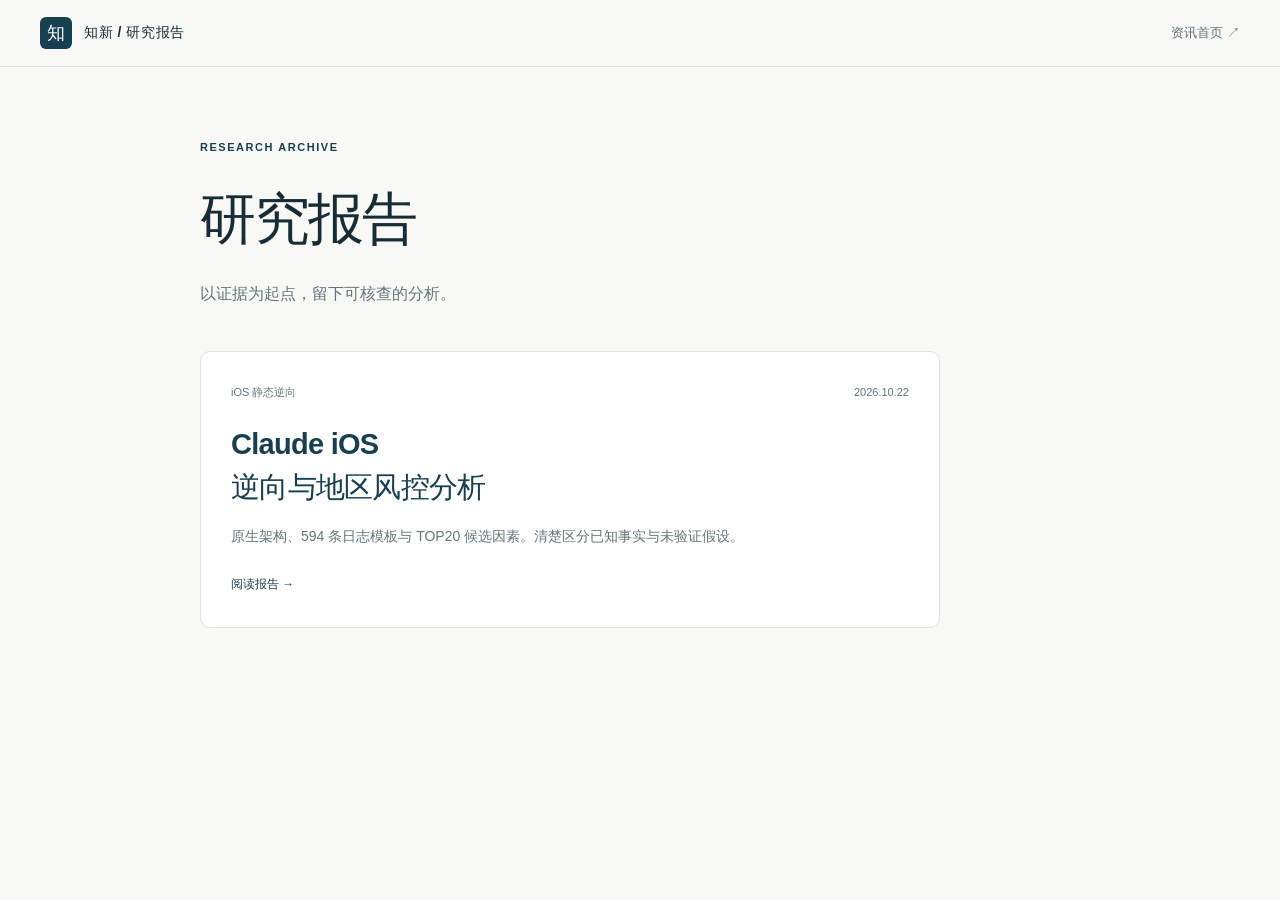
<file: public/reports/index.html>
<!doctype html><html lang="zh-CN"><head><meta charset="utf-8"><meta name="viewport" content="width=device-width,initial-scale=1"><title>研究报告 · 知新</title><meta name="description" content="知新研究报告索引：可核查的技术分析与证据。"><link rel="stylesheet" href="claude-ios-1.261019.20/styles.css"></head><body><header class="site-header"><div class="header-inner"><a class="brand" href="/reports/"><span class="brand-mark">知</span>知新 / 研究报告</a><nav><a href="/ai-daily/#/">资讯首页 ↗</a></nav></div></header><main class="index-page"><div class="eyebrow">RESEARCH ARCHIVE</div><h1>研究报告</h1><p class="hero-description">以证据为起点，留下可核查的分析。</p><a class="report-card" href="claude-ios-1.261019.20/"><div class="card-meta">iOS 静态逆向 <span>2026.10.22</span></div><h2>Claude iOS<br>逆向与地区风控分析</h2><p>原生架构、594 条日志模板与 TOP20 候选因素。清楚区分已知事实与未验证假设。</p><span class="card-link">阅读报告 →</span></a></main></body></html>
</file>
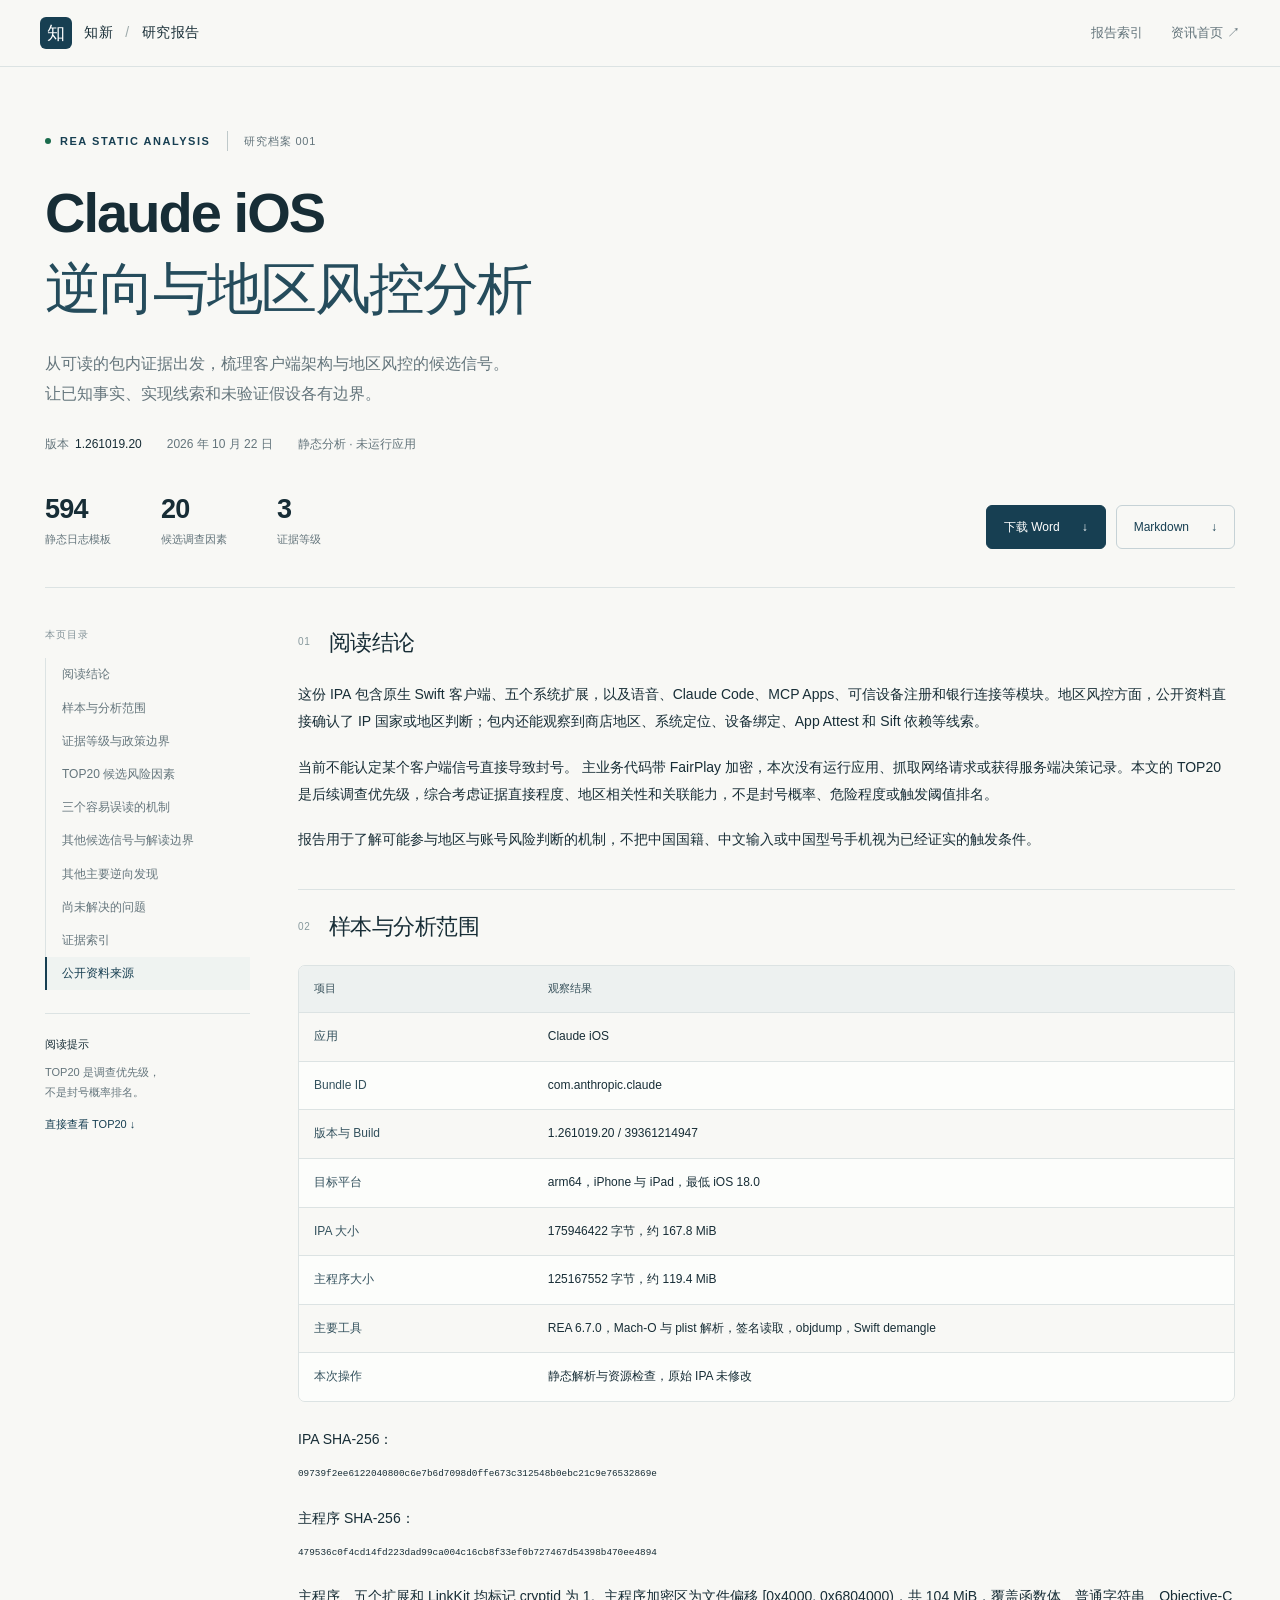
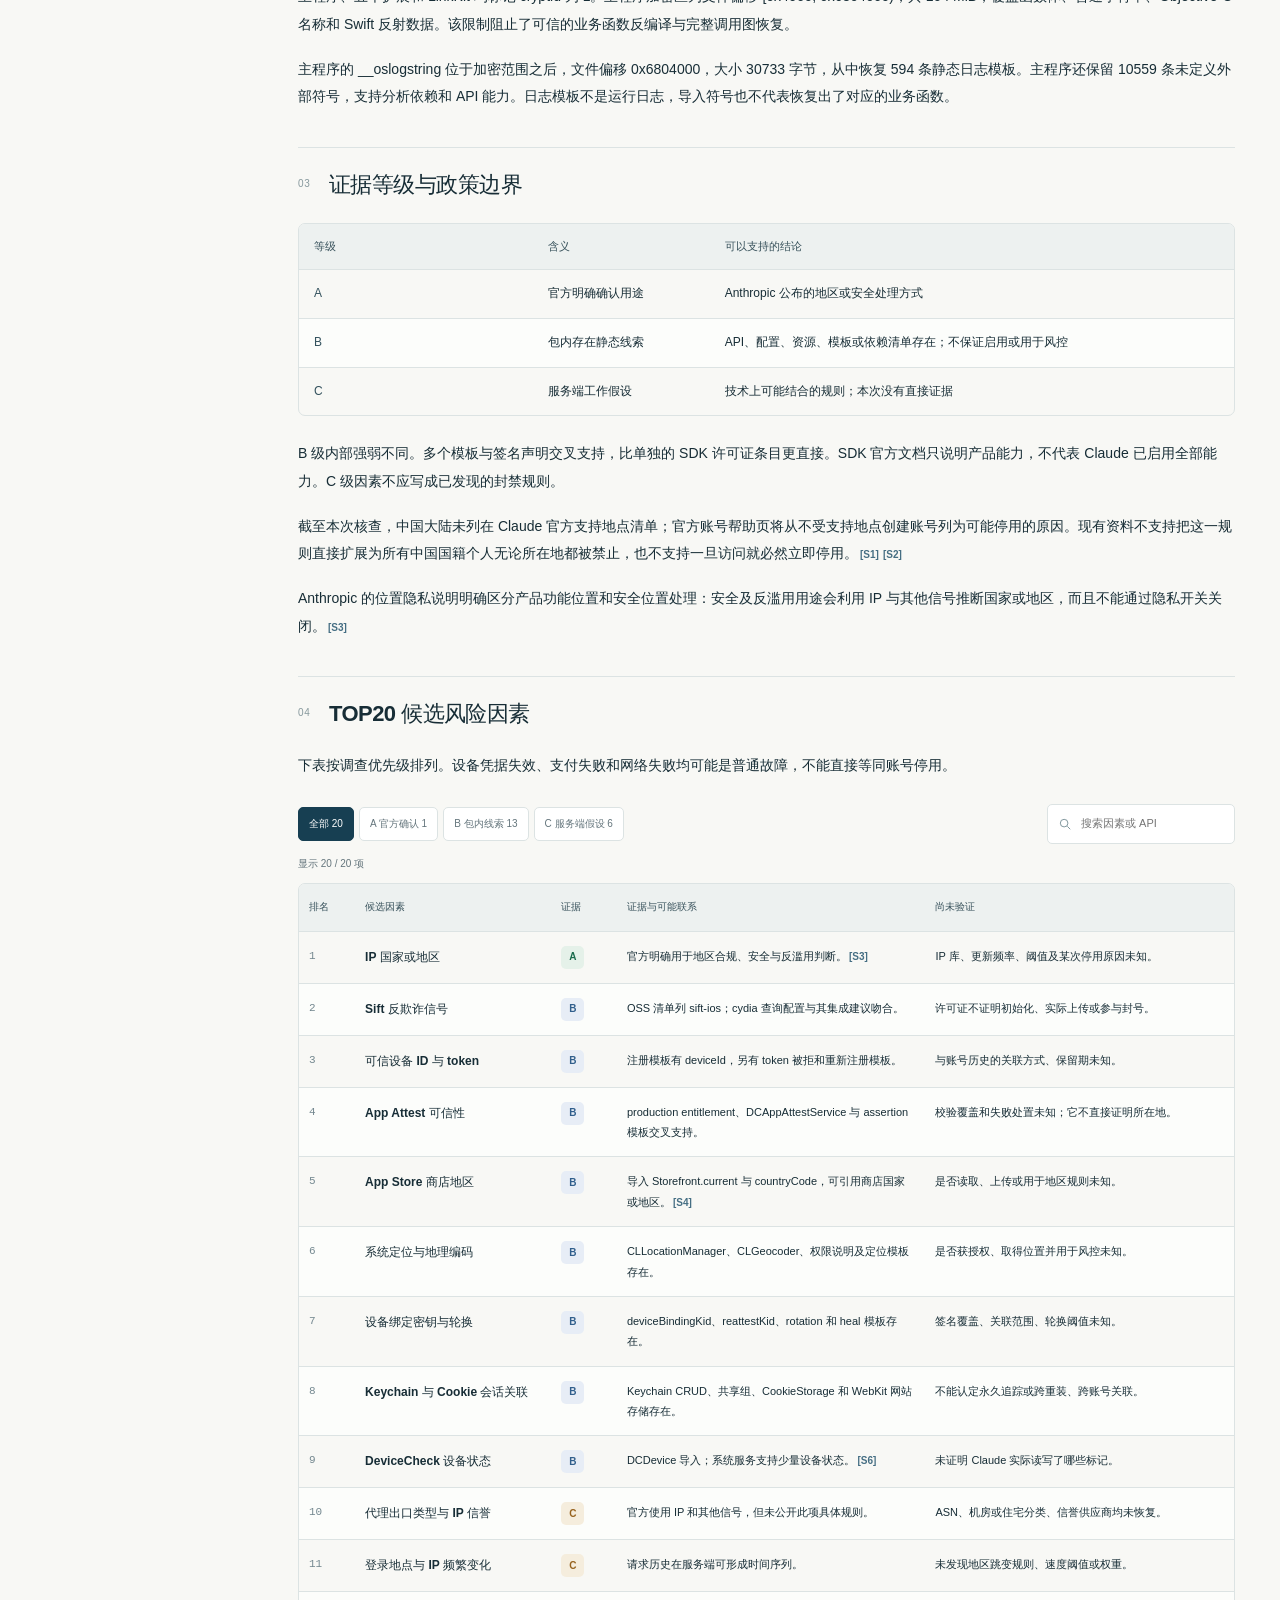
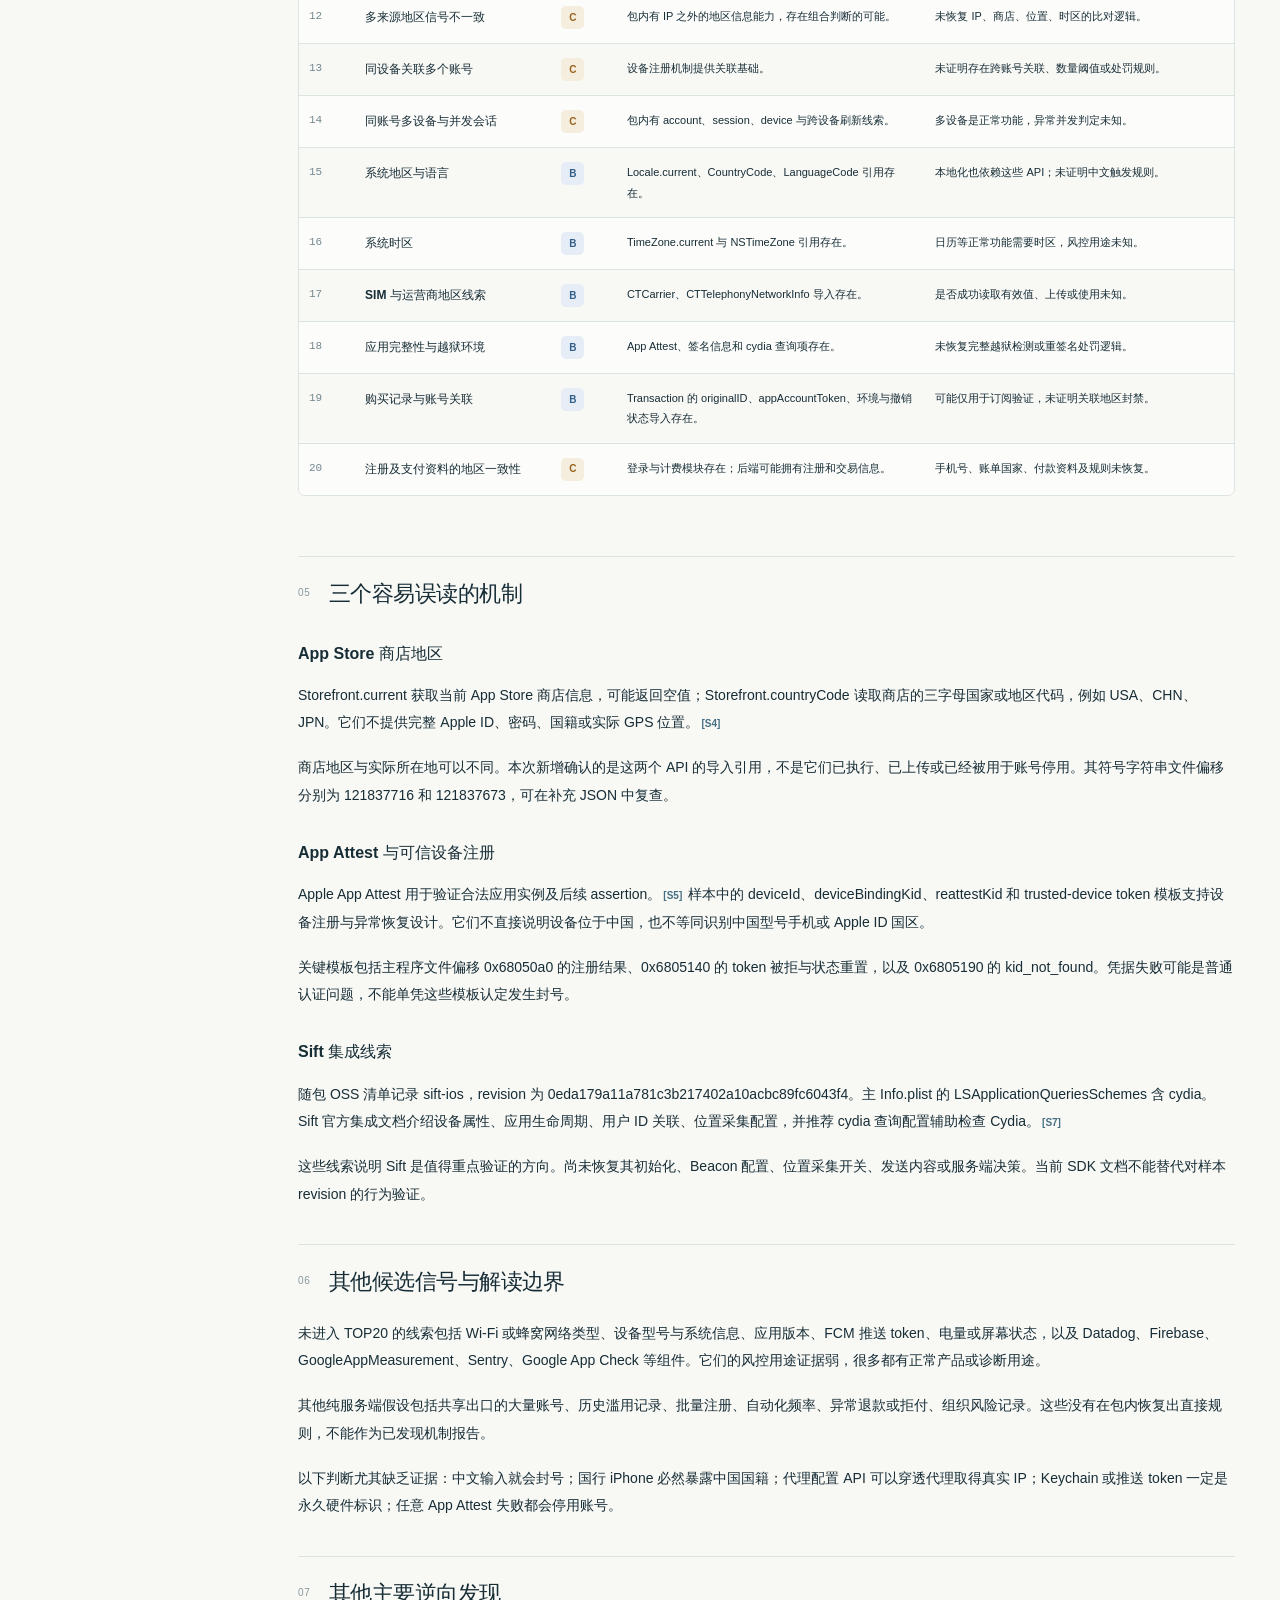
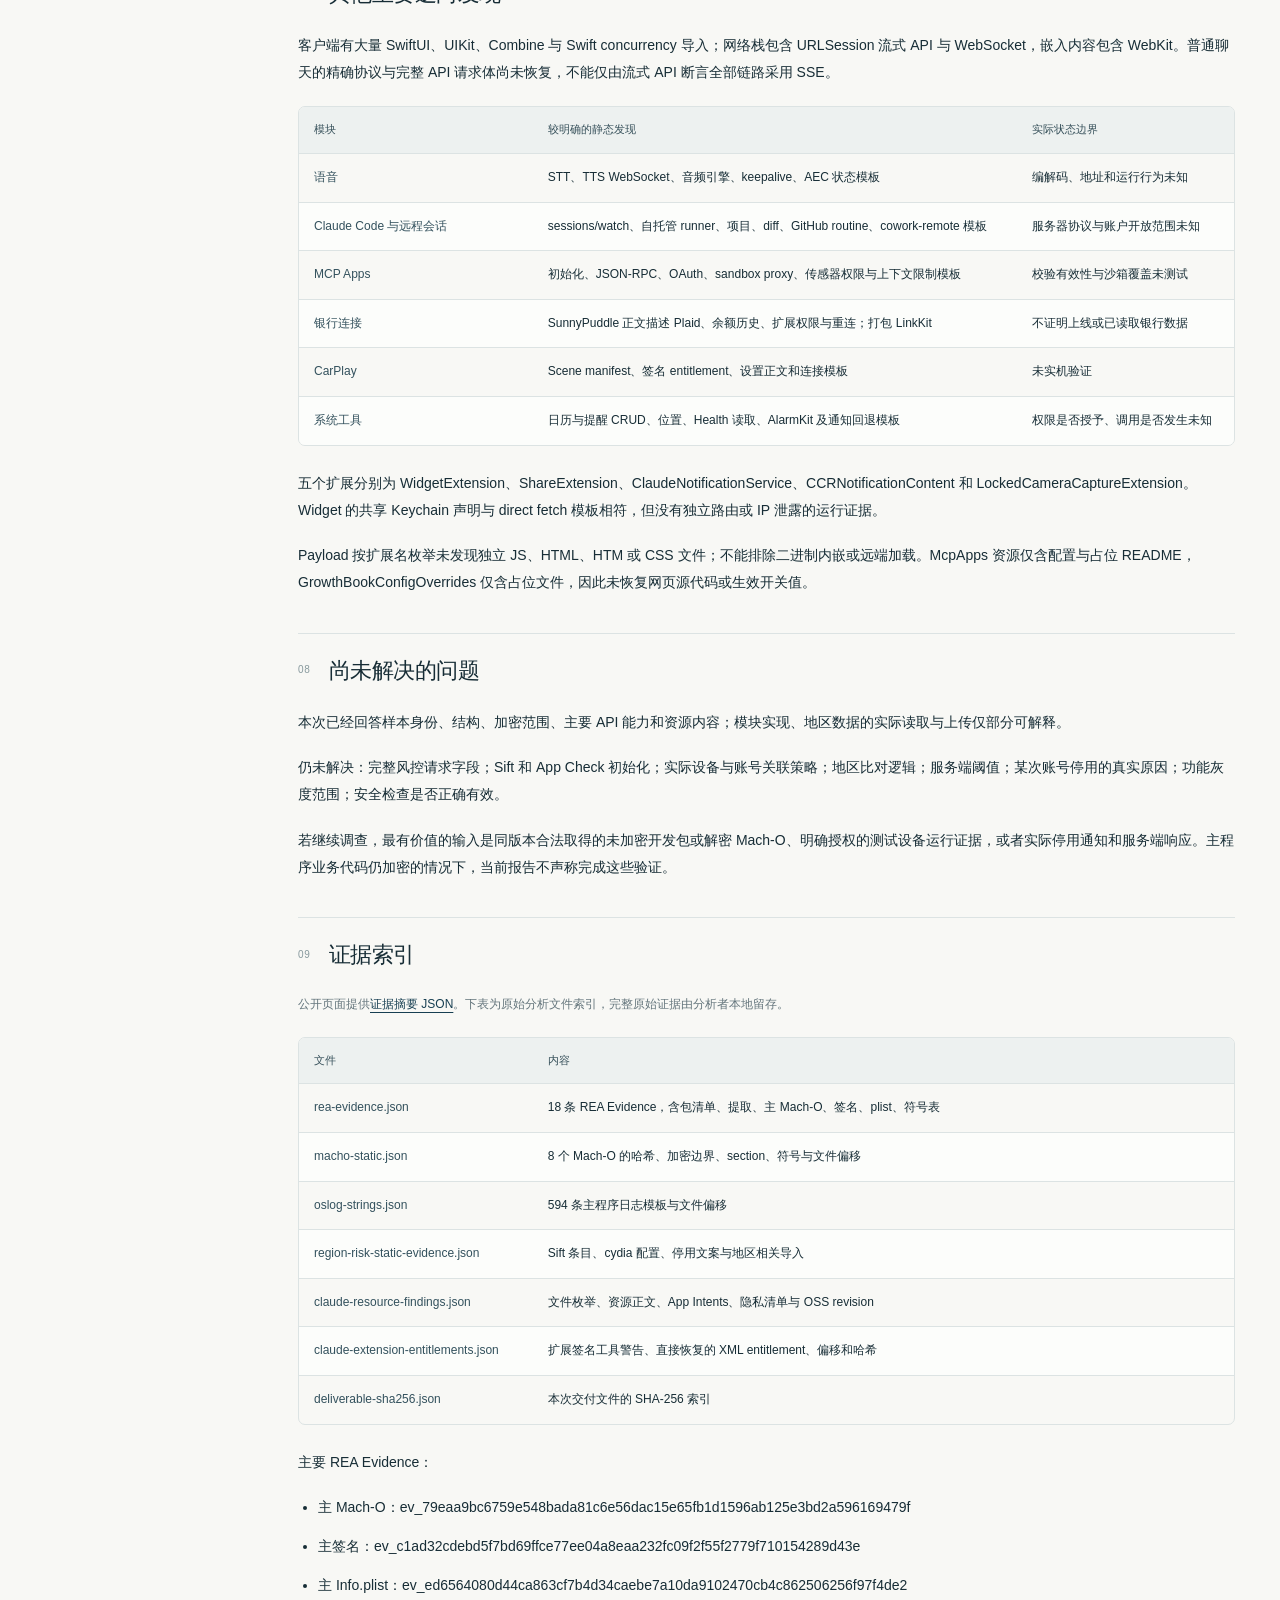
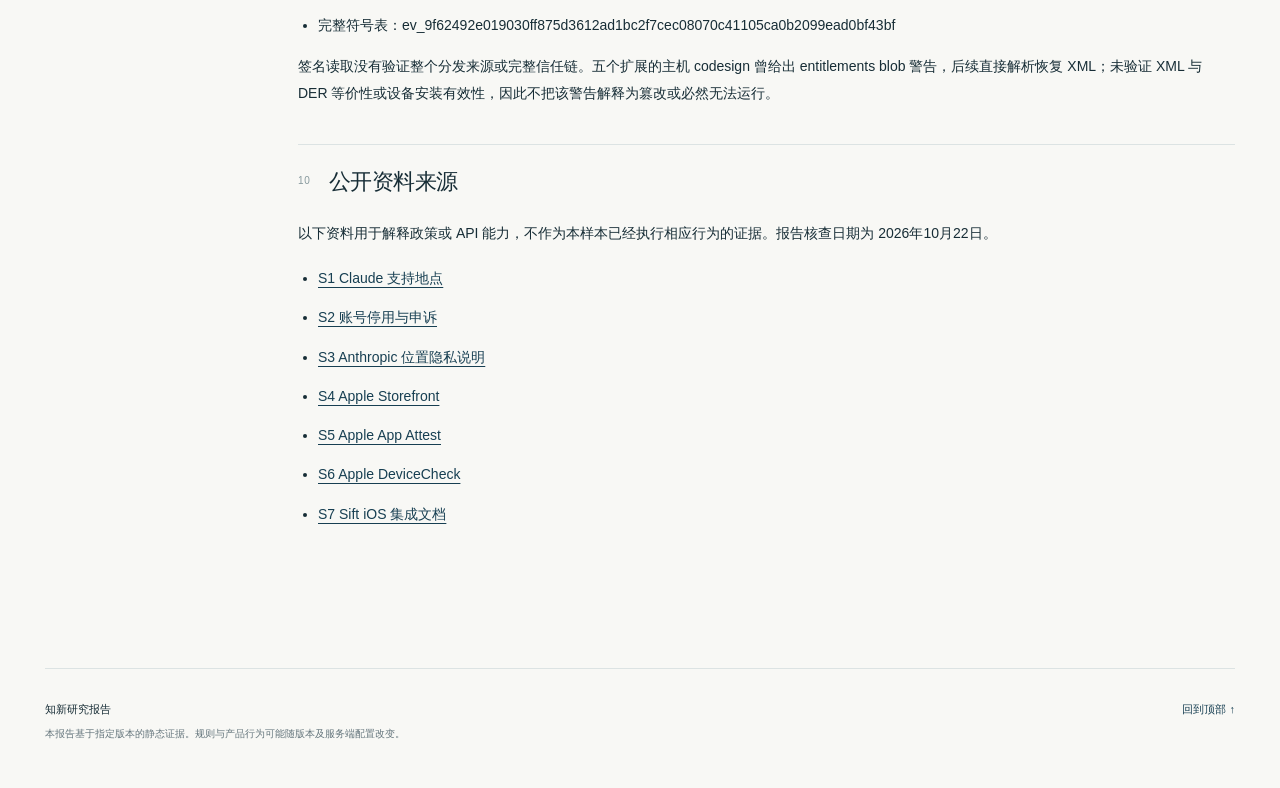
<file: public/reports/claude-ios-1.261019.20/index.html>
<!doctype html>
<html lang="zh-CN"><head>
<meta charset="utf-8"><meta name="viewport" content="width=device-width, initial-scale=1">
<title>Claude iOS 逆向与地区风控分析 · 知新研究报告</title>
<meta name="description" content="基于 Claude 1.261019.20 IPA 静态证据的原生架构分析、TOP20 地区风控候选因素与证据边界。区分官方确认、包内线索和服务端假设。">
<meta name="theme-color" content="#173f52">
<meta property="og:type" content="article"><meta property="og:title" content="Claude iOS 逆向与地区风控分析">
<meta property="og:description" content="594 条静态日志模板，20 项候选因素，3 个证据等级。一份可核查的静态分析报告。">
<meta property="og:url" content="https://0xaptx.github.io/reports/claude-ios-1.261019.20/">
<link rel="canonical" href="https://0xaptx.github.io/reports/claude-ios-1.261019.20/">
<link rel="stylesheet" href="styles.css"><script src="report.js" defer></script>
</head><body data-report-build="1cc5f07ecaefcd80055ebba9966466f64c3b1f52f683833b621276ae4d0f57ee">
<a class="skip-link" href="#report">跳到报告正文</a>
<header class="site-header"><div class="header-inner"><a class="brand" href="/reports/"><span class="brand-mark" aria-hidden="true">知</span><span>知新<span class="brand-divider">/</span>研究报告</span></a><nav aria-label="网站导航"><a href="/reports/">报告索引</a><a href="/ai-daily/#/">资讯首页 <span aria-hidden="true">↗</span></a></nav></div></header>
<main id="top">
<div class="hero"><div class="eyebrow"><span class="tiny-dot"></span> REA STATIC ANALYSIS <span>研究档案 001</span></div>
<h1>Claude iOS<br><span>逆向与地区风控分析</span></h1>
<p class="hero-description">从可读的包内证据出发，梳理客户端架构与地区风控的候选信号。<br class="desktop-break">让已知事实、实现线索和未验证假设各有边界。</p>
<div class="meta"><span>版本 <strong>1.261019.20</strong></span><span>2026 年 10 月 22 日</span><span>静态分析 · 未运行应用</span></div>
<div class="hero-bottom"><div class="metrics"><div><strong>594</strong><span>静态日志模板</span></div><div><strong>20</strong><span>候选调查因素</span></div><div><strong>3</strong><span>证据等级</span></div></div><div class="downloads"><a class="button primary" href="report.docx" download>下载 Word <span aria-hidden="true">↓</span></a><a class="button" href="report.md" download>Markdown <span aria-hidden="true">↓</span></a></div></div>
</div>
<div class="reading-layout"><aside class="toc"><p class="toc-label">本页目录</p><nav aria-label="报告目录"><a href="#conclusion">阅读结论</a><a href="#scope">样本与分析范围</a><a href="#evidence">证据等级与政策边界</a><a href="#top20">TOP20 候选风险因素</a><a href="#mechanisms">三个容易误读的机制</a><a href="#boundaries">其他候选信号与解读边界</a><a href="#findings">其他主要逆向发现</a><a href="#unknowns">尚未解决的问题</a><a href="#provenance">证据索引</a><a href="#sources">公开资料来源</a></nav><div class="toc-note"><strong>阅读提示</strong><p>TOP20 是调查优先级，<br>不是封号概率排名。</p><a href="#top20">直接查看 TOP20 <span aria-hidden="true">↓</span></a></div></aside>
<article id="report"><section id="conclusion" class="report-section"><div class="section-heading"><span class="section-number">01</span><h2>阅读结论</h2><a class="anchor-link" href="#conclusion" aria-label="链接到阅读结论">#</a></div><p>这份 IPA 包含原生 Swift 客户端、五个系统扩展，以及语音、Claude Code、MCP Apps、可信设备注册和银行连接等模块。地区风控方面，公开资料直接确认了 IP 国家或地区判断；包内还能观察到商店地区、系统定位、设备绑定、App Attest 和 Sift 依赖等线索。</p><p><strong>当前不能认定某个客户端信号直接导致封号。</strong> 主业务代码带 FairPlay 加密，本次没有运行应用、抓取网络请求或获得服务端决策记录。本文的 TOP20 是后续调查优先级，综合考虑证据直接程度、地区相关性和关联能力，不是封号概率、危险程度或触发阈值排名。</p><p>报告用于了解可能参与地区与账号风险判断的机制，不把中国国籍、中文输入或中国型号手机视为已经证实的触发条件。</p></section><section id="scope" class="report-section"><div class="section-heading"><span class="section-number">02</span><h2>样本与分析范围</h2><a class="anchor-link" href="#scope" aria-label="链接到样本与分析范围">#</a></div><div class="table-wrap"><table><thead><tr><th scope="col">项目</th><th scope="col">观察结果</th></tr></thead><tbody><tr><td>应用</td><td>Claude iOS</td></tr><tr><td>Bundle ID</td><td>com.anthropic.claude</td></tr><tr><td>版本与 Build</td><td>1.261019.20 / 39361214947</td></tr><tr><td>目标平台</td><td>arm64，iPhone 与 iPad，最低 iOS 18.0</td></tr><tr><td>IPA 大小</td><td>175946422 字节，约 167.8 MiB</td></tr><tr><td>主程序大小</td><td>125167552 字节，约 119.4 MiB</td></tr><tr><td>主要工具</td><td>REA 6.7.0，Mach-O 与 plist 解析，签名读取，objdump，Swift demangle</td></tr><tr><td>本次操作</td><td>静态解析与资源检查，原始 IPA 未修改</td></tr></tbody></table></div><p>IPA SHA-256：</p><p class="hash"><code>09739f2ee6122040800c6e7b6d7098d0ffe673c312548b0ebc21c9e76532869e</code></p><p>主程序 SHA-256：</p><p class="hash"><code>479536c0f4cd14fd223dad99ca004c16cb8f33ef0b727467d54398b470ee4894</code></p><p>主程序、五个扩展和 LinkKit 均标记 cryptid 为 1。主程序加密区为文件偏移 [0x4000, 0x6804000)，共 104 MiB，覆盖函数体、普通字符串、Objective-C 名称和 Swift 反射数据。该限制阻止了可信的业务函数反编译与完整调用图恢复。</p><p>主程序的 __oslogstring 位于加密范围之后，文件偏移 0x6804000，大小 30733 字节，从中恢复 594 条静态日志模板。主程序还保留 10559 条未定义外部符号，支持分析依赖和 API 能力。日志模板不是运行日志，导入符号也不代表恢复出了对应的业务函数。</p></section><section id="evidence" class="report-section"><div class="section-heading"><span class="section-number">03</span><h2>证据等级与政策边界</h2><a class="anchor-link" href="#evidence" aria-label="链接到证据等级与政策边界">#</a></div><div class="table-wrap"><table><thead><tr><th scope="col">等级</th><th scope="col">含义</th><th scope="col">可以支持的结论</th></tr></thead><tbody><tr><td>A</td><td>官方明确确认用途</td><td>Anthropic 公布的地区或安全处理方式</td></tr><tr><td>B</td><td>包内存在静态线索</td><td>API、配置、资源、模板或依赖清单存在；不保证启用或用于风控</td></tr><tr><td>C</td><td>服务端工作假设</td><td>技术上可能结合的规则；本次没有直接证据</td></tr></tbody></table></div><p>B 级内部强弱不同。多个模板与签名声明交叉支持，比单独的 SDK 许可证条目更直接。SDK 官方文档只说明产品能力，不代表 Claude 已启用全部能力。C 级因素不应写成已发现的封禁规则。</p><p>截至本次核查，中国大陆未列在 Claude 官方支持地点清单；官方账号帮助页将从不受支持地点创建账号列为可能停用的原因。现有资料不支持把这一规则直接扩展为所有中国国籍个人无论所在地都被禁止，也不支持一旦访问就必然立即停用。<a class="citation" href="#source-s1">[S1]</a><a class="citation" href="#source-s2">[S2]</a></p><p>Anthropic 的位置隐私说明明确区分产品功能位置和安全位置处理：安全及反滥用用途会利用 IP 与其他信号推断国家或地区，而且不能通过隐私开关关闭。<a class="citation" href="#source-s3">[S3]</a></p></section><section id="top20" class="report-section"><div class="section-heading"><span class="section-number">04</span><h2>TOP20 候选风险因素</h2><a class="anchor-link" href="#top20" aria-label="链接到TOP20 候选风险因素">#</a></div><p>下表按调查优先级排列。设备凭据失效、支付失败和网络失败均可能是普通故障，不能直接等同账号停用。</p><div class="risk-toolbar" aria-label="候选因素筛选"><div class="filter-group" role="group" aria-label="证据等级"><button type="button" class="filter" data-filter="all" aria-pressed="true">全部 20</button><button type="button" class="filter" data-filter="A" aria-pressed="false">A 官方确认 1</button><button type="button" class="filter" data-filter="B" aria-pressed="false">B 包内线索 13</button><button type="button" class="filter" data-filter="C" aria-pressed="false">C 服务端假设 6</button></div><label class="search"><span class="sr-only">搜索候选因素</span><svg viewBox="0 0 24 24" aria-hidden="true"><circle cx="10.5" cy="10.5" r="6.5"/><path d="m16 16 5 5"/></svg><input id="risk-search" type="search" placeholder="搜索因素或 API" autocomplete="off"></label></div><p id="risk-count" class="risk-count" role="status" aria-live="polite">显示 20 / 20 项</p><div class="table-wrap risk-wrap"><table id="risk-table"><caption class="sr-only">TOP20 候选风险因素及证据边界</caption><thead><tr><th scope="col">排名</th><th scope="col">候选因素</th><th scope="col">证据</th><th scope="col">证据与可能联系</th><th scope="col">尚未验证</th></tr></thead><tbody><tr data-grade="A"><td data-label="排名">1</td><td data-label="候选因素">IP 国家或地区</td><td data-label="证据"><span class="grade grade-A" title="官方确认用途">A</span></td><td data-label="证据与可能联系">官方明确用于地区合规、安全与反滥用判断。<a class="citation" href="#source-s3">[S3]</a></td><td data-label="尚未验证">IP 库、更新频率、阈值及某次停用原因未知。</td></tr><tr data-grade="B"><td data-label="排名">2</td><td data-label="候选因素">Sift 反欺诈信号</td><td data-label="证据"><span class="grade grade-B" title="包内静态线索">B</span></td><td data-label="证据与可能联系">OSS 清单列 sift-ios；cydia 查询配置与其集成建议吻合。</td><td data-label="尚未验证">许可证不证明初始化、实际上传或参与封号。</td></tr><tr data-grade="B"><td data-label="排名">3</td><td data-label="候选因素">可信设备 ID 与 token</td><td data-label="证据"><span class="grade grade-B" title="包内静态线索">B</span></td><td data-label="证据与可能联系">注册模板有 deviceId，另有 token 被拒和重新注册模板。</td><td data-label="尚未验证">与账号历史的关联方式、保留期未知。</td></tr><tr data-grade="B"><td data-label="排名">4</td><td data-label="候选因素">App Attest 可信性</td><td data-label="证据"><span class="grade grade-B" title="包内静态线索">B</span></td><td data-label="证据与可能联系">production entitlement、DCAppAttestService 与 assertion 模板交叉支持。</td><td data-label="尚未验证">校验覆盖和失败处置未知；它不直接证明所在地。</td></tr><tr data-grade="B"><td data-label="排名">5</td><td data-label="候选因素">App Store 商店地区</td><td data-label="证据"><span class="grade grade-B" title="包内静态线索">B</span></td><td data-label="证据与可能联系">导入 Storefront.current 与 countryCode，可引用商店国家或地区。<a class="citation" href="#source-s4">[S4]</a></td><td data-label="尚未验证">是否读取、上传或用于地区规则未知。</td></tr><tr data-grade="B"><td data-label="排名">6</td><td data-label="候选因素">系统定位与地理编码</td><td data-label="证据"><span class="grade grade-B" title="包内静态线索">B</span></td><td data-label="证据与可能联系">CLLocationManager、CLGeocoder、权限说明及定位模板存在。</td><td data-label="尚未验证">是否获授权、取得位置并用于风控未知。</td></tr><tr data-grade="B"><td data-label="排名">7</td><td data-label="候选因素">设备绑定密钥与轮换</td><td data-label="证据"><span class="grade grade-B" title="包内静态线索">B</span></td><td data-label="证据与可能联系">deviceBindingKid、reattestKid、rotation 和 heal 模板存在。</td><td data-label="尚未验证">签名覆盖、关联范围、轮换阈值未知。</td></tr><tr data-grade="B"><td data-label="排名">8</td><td data-label="候选因素">Keychain 与 Cookie 会话关联</td><td data-label="证据"><span class="grade grade-B" title="包内静态线索">B</span></td><td data-label="证据与可能联系">Keychain CRUD、共享组、CookieStorage 和 WebKit 网站存储存在。</td><td data-label="尚未验证">不能认定永久追踪或跨重装、跨账号关联。</td></tr><tr data-grade="B"><td data-label="排名">9</td><td data-label="候选因素">DeviceCheck 设备状态</td><td data-label="证据"><span class="grade grade-B" title="包内静态线索">B</span></td><td data-label="证据与可能联系">DCDevice 导入；系统服务支持少量设备状态。<a class="citation" href="#source-s6">[S6]</a></td><td data-label="尚未验证">未证明 Claude 实际读写了哪些标记。</td></tr><tr data-grade="C"><td data-label="排名">10</td><td data-label="候选因素">代理出口类型与 IP 信誉</td><td data-label="证据"><span class="grade grade-C" title="服务端工作假设">C</span></td><td data-label="证据与可能联系">官方使用 IP 和其他信号，但未公开此项具体规则。</td><td data-label="尚未验证">ASN、机房或住宅分类、信誉供应商均未恢复。</td></tr><tr data-grade="C"><td data-label="排名">11</td><td data-label="候选因素">登录地点与 IP 频繁变化</td><td data-label="证据"><span class="grade grade-C" title="服务端工作假设">C</span></td><td data-label="证据与可能联系">请求历史在服务端可形成时间序列。</td><td data-label="尚未验证">未发现地区跳变规则、速度阈值或权重。</td></tr><tr data-grade="C"><td data-label="排名">12</td><td data-label="候选因素">多来源地区信号不一致</td><td data-label="证据"><span class="grade grade-C" title="服务端工作假设">C</span></td><td data-label="证据与可能联系">包内有 IP 之外的地区信息能力，存在组合判断的可能。</td><td data-label="尚未验证">未恢复 IP、商店、位置、时区的比对逻辑。</td></tr><tr data-grade="C"><td data-label="排名">13</td><td data-label="候选因素">同设备关联多个账号</td><td data-label="证据"><span class="grade grade-C" title="服务端工作假设">C</span></td><td data-label="证据与可能联系">设备注册机制提供关联基础。</td><td data-label="尚未验证">未证明存在跨账号关联、数量阈值或处罚规则。</td></tr><tr data-grade="C"><td data-label="排名">14</td><td data-label="候选因素">同账号多设备与并发会话</td><td data-label="证据"><span class="grade grade-C" title="服务端工作假设">C</span></td><td data-label="证据与可能联系">包内有 account、session、device 与跨设备刷新线索。</td><td data-label="尚未验证">多设备是正常功能，异常并发判定未知。</td></tr><tr data-grade="B"><td data-label="排名">15</td><td data-label="候选因素">系统地区与语言</td><td data-label="证据"><span class="grade grade-B" title="包内静态线索">B</span></td><td data-label="证据与可能联系">Locale.current、CountryCode、LanguageCode 引用存在。</td><td data-label="尚未验证">本地化也依赖这些 API；未证明中文触发规则。</td></tr><tr data-grade="B"><td data-label="排名">16</td><td data-label="候选因素">系统时区</td><td data-label="证据"><span class="grade grade-B" title="包内静态线索">B</span></td><td data-label="证据与可能联系">TimeZone.current 与 NSTimeZone 引用存在。</td><td data-label="尚未验证">日历等正常功能需要时区，风控用途未知。</td></tr><tr data-grade="B"><td data-label="排名">17</td><td data-label="候选因素">SIM 与运营商地区线索</td><td data-label="证据"><span class="grade grade-B" title="包内静态线索">B</span></td><td data-label="证据与可能联系">CTCarrier、CTTelephonyNetworkInfo 导入存在。</td><td data-label="尚未验证">是否成功读取有效值、上传或使用未知。</td></tr><tr data-grade="B"><td data-label="排名">18</td><td data-label="候选因素">应用完整性与越狱环境</td><td data-label="证据"><span class="grade grade-B" title="包内静态线索">B</span></td><td data-label="证据与可能联系">App Attest、签名信息和 cydia 查询项存在。</td><td data-label="尚未验证">未恢复完整越狱检测或重签名处罚逻辑。</td></tr><tr data-grade="B"><td data-label="排名">19</td><td data-label="候选因素">购买记录与账号关联</td><td data-label="证据"><span class="grade grade-B" title="包内静态线索">B</span></td><td data-label="证据与可能联系">Transaction 的 originalID、appAccountToken、环境与撤销状态导入存在。</td><td data-label="尚未验证">可能仅用于订阅验证，未证明关联地区封禁。</td></tr><tr data-grade="C"><td data-label="排名">20</td><td data-label="候选因素">注册及支付资料的地区一致性</td><td data-label="证据"><span class="grade grade-C" title="服务端工作假设">C</span></td><td data-label="证据与可能联系">登录与计费模块存在；后端可能拥有注册和交易信息。</td><td data-label="尚未验证">手机号、账单国家、付款资料及规则未恢复。</td></tr></tbody></table></div><p id="risk-empty" class="empty" hidden>没有匹配的候选因素，请更换关键词或证据等级。</p></section><section id="mechanisms" class="report-section"><div class="section-heading"><span class="section-number">05</span><h2>三个容易误读的机制</h2><a class="anchor-link" href="#mechanisms" aria-label="链接到三个容易误读的机制">#</a></div><h3>App Store 商店地区</h3><p>Storefront.current 获取当前 App Store 商店信息，可能返回空值；Storefront.countryCode 读取商店的三字母国家或地区代码，例如 USA、CHN、JPN。它们不提供完整 Apple ID、密码、国籍或实际 GPS 位置。<a class="citation" href="#source-s4">[S4]</a></p><p>商店地区与实际所在地可以不同。本次新增确认的是这两个 API 的导入引用，不是它们已执行、已上传或已经被用于账号停用。其符号字符串文件偏移分别为 121837716 和 121837673，可在补充 JSON 中复查。</p><h3>App Attest 与可信设备注册</h3><p>Apple App Attest 用于验证合法应用实例及后续 assertion。<a class="citation" href="#source-s5">[S5]</a> 样本中的 deviceId、deviceBindingKid、reattestKid 和 trusted-device token 模板支持设备注册与异常恢复设计。它们不直接说明设备位于中国，也不等同识别中国型号手机或 Apple ID 国区。</p><p>关键模板包括主程序文件偏移 0x68050a0 的注册结果、0x6805140 的 token 被拒与状态重置，以及 0x6805190 的 kid_not_found。凭据失败可能是普通认证问题，不能单凭这些模板认定发生封号。</p><h3>Sift 集成线索</h3><p>随包 OSS 清单记录 sift-ios，revision 为 0eda179a11a781c3b217402a10acbc89fc6043f4。主 Info.plist 的 LSApplicationQueriesSchemes 含 cydia。Sift 官方集成文档介绍设备属性、应用生命周期、用户 ID 关联、位置采集配置，并推荐 cydia 查询配置辅助检查 Cydia。<a class="citation" href="#source-s7">[S7]</a></p><p>这些线索说明 Sift 是值得重点验证的方向。尚未恢复其初始化、Beacon 配置、位置采集开关、发送内容或服务端决策。当前 SDK 文档不能替代对样本 revision 的行为验证。</p></section><section id="boundaries" class="report-section"><div class="section-heading"><span class="section-number">06</span><h2>其他候选信号与解读边界</h2><a class="anchor-link" href="#boundaries" aria-label="链接到其他候选信号与解读边界">#</a></div><p>未进入 TOP20 的线索包括 Wi-Fi 或蜂窝网络类型、设备型号与系统信息、应用版本、FCM 推送 token、电量或屏幕状态，以及 Datadog、Firebase、GoogleAppMeasurement、Sentry、Google App Check 等组件。它们的风控用途证据弱，很多都有正常产品或诊断用途。</p><p>其他纯服务端假设包括共享出口的大量账号、历史滥用记录、批量注册、自动化频率、异常退款或拒付、组织风险记录。这些没有在包内恢复出直接规则，不能作为已发现机制报告。</p><p>以下判断尤其缺乏证据：中文输入就会封号；国行 iPhone 必然暴露中国国籍；代理配置 API 可以穿透代理取得真实 IP；Keychain 或推送 token 一定是永久硬件标识；任意 App Attest 失败都会停用账号。</p></section><section id="findings" class="report-section"><div class="section-heading"><span class="section-number">07</span><h2>其他主要逆向发现</h2><a class="anchor-link" href="#findings" aria-label="链接到其他主要逆向发现">#</a></div><p>客户端有大量 SwiftUI、UIKit、Combine 与 Swift concurrency 导入；网络栈包含 URLSession 流式 API 与 WebSocket，嵌入内容包含 WebKit。普通聊天的精确协议与完整 API 请求体尚未恢复，不能仅由流式 API 断言全部链路采用 SSE。</p><div class="table-wrap"><table><thead><tr><th scope="col">模块</th><th scope="col">较明确的静态发现</th><th scope="col">实际状态边界</th></tr></thead><tbody><tr><td>语音</td><td>STT、TTS WebSocket、音频引擎、keepalive、AEC 状态模板</td><td>编解码、地址和运行行为未知</td></tr><tr><td>Claude Code 与远程会话</td><td>sessions/watch、自托管 runner、项目、diff、GitHub routine、cowork-remote 模板</td><td>服务器协议与账户开放范围未知</td></tr><tr><td>MCP Apps</td><td>初始化、JSON-RPC、OAuth、sandbox proxy、传感器权限与上下文限制模板</td><td>校验有效性与沙箱覆盖未测试</td></tr><tr><td>银行连接</td><td>SunnyPuddle 正文描述 Plaid、余额历史、扩展权限与重连；打包 LinkKit</td><td>不证明上线或已读取银行数据</td></tr><tr><td>CarPlay</td><td>Scene manifest、签名 entitlement、设置正文和连接模板</td><td>未实机验证</td></tr><tr><td>系统工具</td><td>日历与提醒 CRUD、位置、Health 读取、AlarmKit 及通知回退模板</td><td>权限是否授予、调用是否发生未知</td></tr></tbody></table></div><p>五个扩展分别为 WidgetExtension、ShareExtension、ClaudeNotificationService、CCRNotificationContent 和 LockedCameraCaptureExtension。Widget 的共享 Keychain 声明与 direct fetch 模板相符，但没有独立路由或 IP 泄露的运行证据。</p><p>Payload 按扩展名枚举未发现独立 JS、HTML、HTM 或 CSS 文件；不能排除二进制内嵌或远端加载。McpApps 资源仅含配置与占位 README，GrowthBookConfigOverrides 仅含占位文件，因此未恢复网页源代码或生效开关值。</p></section><section id="unknowns" class="report-section"><div class="section-heading"><span class="section-number">08</span><h2>尚未解决的问题</h2><a class="anchor-link" href="#unknowns" aria-label="链接到尚未解决的问题">#</a></div><p>本次已经回答样本身份、结构、加密范围、主要 API 能力和资源内容；模块实现、地区数据的实际读取与上传仅部分可解释。</p><p>仍未解决：完整风控请求字段；Sift 和 App Check 初始化；实际设备与账号关联策略；地区比对逻辑；服务端阈值；某次账号停用的真实原因；功能灰度范围；安全检查是否正确有效。</p><p>若继续调查，最有价值的输入是同版本合法取得的未加密开发包或解密 Mach-O、明确授权的测试设备运行证据，或者实际停用通知和服务端响应。主程序业务代码仍加密的情况下，当前报告不声称完成这些验证。</p></section><section id="provenance" class="report-section"><div class="section-heading"><span class="section-number">09</span><h2>证据索引</h2><a class="anchor-link" href="#provenance" aria-label="链接到证据索引">#</a></div><p class="publication-note">公开页面提供<a href="evidence-summary.json" download>证据摘要 JSON</a>。下表为原始分析文件索引，完整原始证据由分析者本地留存。</p><div class="table-wrap"><table><thead><tr><th scope="col">文件</th><th scope="col">内容</th></tr></thead><tbody><tr><td>rea-evidence.json</td><td>18 条 REA Evidence，含包清单、提取、主 Mach-O、签名、plist、符号表</td></tr><tr><td>macho-static.json</td><td>8 个 Mach-O 的哈希、加密边界、section、符号与文件偏移</td></tr><tr><td>oslog-strings.json</td><td>594 条主程序日志模板与文件偏移</td></tr><tr><td>region-risk-static-evidence.json</td><td>Sift 条目、cydia 配置、停用文案与地区相关导入</td></tr><tr><td>claude-resource-findings.json</td><td>文件枚举、资源正文、App Intents、隐私清单与 OSS revision</td></tr><tr><td>claude-extension-entitlements.json</td><td>扩展签名工具警告、直接恢复的 XML entitlement、偏移和哈希</td></tr><tr><td>deliverable-sha256.json</td><td>本次交付文件的 SHA-256 索引</td></tr></tbody></table></div><p>主要 REA Evidence：</p><ul><li>主 Mach-O：ev_79eaa9bc6759e548bada81c6e56dac15e65fb1d1596ab125e3bd2a596169479f</li><li>主签名：ev_c1ad32cdebd5f7bd69ffce77ee04a8eaa232fc09f2f55f2779f710154289d43e</li><li>主 Info.plist：ev_ed6564080d44ca863cf7b4d34caebe7a10da9102470cb4c862506256f97f4de2</li><li>完整符号表：ev_9f62492e019030ff875d3612ad1bc2f7cec08070c41105ca0b2099ead0bf43bf</li></ul><p>签名读取没有验证整个分发来源或完整信任链。五个扩展的主机 codesign 曾给出 entitlements blob 警告，后续直接解析恢复 XML；未验证 XML 与 DER 等价性或设备安装有效性，因此不把该警告解释为篡改或必然无法运行。</p></section><section id="sources" class="report-section"><div class="section-heading"><span class="section-number">10</span><h2>公开资料来源</h2><a class="anchor-link" href="#sources" aria-label="链接到公开资料来源">#</a></div><p>以下资料用于解释政策或 API 能力，不作为本样本已经执行相应行为的证据。报告核查日期为 2026年10月22日。</p><ul><li id="source-s1"><a href="https://support.claude.com/en/articles/8461763-where-can-i-access-claude" target="_blank" rel="noopener noreferrer">S1 Claude 支持地点<span class="sr-only">（新窗口）</span></a></li><li id="source-s2"><a href="https://support.claude.com/en/articles/8241253-safeguards-warnings-and-appeals" target="_blank" rel="noopener noreferrer">S2 账号停用与申诉<span class="sr-only">（新窗口）</span></a></li><li id="source-s3"><a href="https://privacy.claude.com/en/articles/11186740-does-claude-use-my-location" target="_blank" rel="noopener noreferrer">S3 Anthropic 位置隐私说明<span class="sr-only">（新窗口）</span></a></li><li id="source-s4"><a href="https://developer.apple.com/documentation/storekit/storefront" target="_blank" rel="noopener noreferrer">S4 Apple Storefront<span class="sr-only">（新窗口）</span></a></li><li id="source-s5"><a href="https://developer.apple.com/documentation/devicecheck/validating-apps-that-connect-to-your-server" target="_blank" rel="noopener noreferrer">S5 Apple App Attest<span class="sr-only">（新窗口）</span></a></li><li id="source-s6"><a href="https://developer.apple.com/documentation/DeviceCheck" target="_blank" rel="noopener noreferrer">S6 Apple DeviceCheck<span class="sr-only">（新窗口）</span></a></li><li id="source-s7"><a href="https://developers.sift.com/docs/v204/curl/mobile-sdk/ios" target="_blank" rel="noopener noreferrer">S7 Sift iOS 集成文档<span class="sr-only">（新窗口）</span></a></li></ul></section></article></div>
</main><footer><div><strong>知新研究报告</strong><p>本报告基于指定版本的静态证据。规则与产品行为可能随版本及服务端配置改变。</p></div><a href="#top">回到顶部 ↑</a></footer>
</body></html>
</file>
<file: public/reports/claude-ios-1.261019.20/styles.css>
:root{--ink:#172d36;--muted:#64757c;--paper:#f8f8f5;--line:#dce3e3;--accent:#173f52;--green:#1a6b4c;--amber:#96621d;--blue:#315f8c;--radius:9px;font-family:Inter,-apple-system,BlinkMacSystemFont,"Segoe UI","PingFang SC","Noto Sans CJK SC","Microsoft YaHei",sans-serif;color:var(--ink);background:var(--paper);font-synthesis:none}
*{box-sizing:border-box}html{scroll-behavior:smooth;scroll-padding-top:100px}body{margin:0;font-size:16px;line-height:1.85}a{color:var(--accent);text-underline-offset:4px}a:hover{color:#287185}button,input{font:inherit}button{cursor:pointer}a:focus-visible,button:focus-visible,input:focus-visible{outline:3px solid #3b899e;outline-offset:4px}.sr-only{position:absolute;width:1px;height:1px;padding:0;margin:-1px;overflow:hidden;clip:rect(0,0,0,0);white-space:nowrap;border:0}.skip-link{position:fixed;top:-60px;left:20px;z-index:20;background:var(--accent);color:white;padding:10px 20px}.skip-link:focus{top:10px}
.site-header{border-bottom:1px solid var(--line);background:rgba(248,248,245,.97);position:sticky;top:0;z-index:10}.header-inner{max-width:1350px;margin:auto;padding:17px 40px;display:flex;justify-content:space-between;align-items:center;gap:20px}.brand{display:flex;align-items:center;gap:12px;font-size:14px;font-weight:650;letter-spacing:.04em;text-decoration:none;color:var(--ink)}.brand-mark{background:var(--accent);color:#fff;width:32px;height:32px;display:grid;place-items:center;border-radius:6px;font-family:serif;font-size:18px}.brand-divider{margin:0 12px;color:#9eaaab;font-weight:400}.site-header nav{display:flex;gap:28px;font-size:13px}.site-header nav a{text-decoration:none;color:var(--muted)}main{max-width:1270px;margin:auto;padding:0 40px}.hero{padding:64px 0 38px;border-bottom:1px solid var(--line)}.eyebrow{display:flex;align-items:center;gap:9px;font-size:11px;letter-spacing:.14em;font-weight:700;color:var(--accent)}.eyebrow>span:last-child{font-weight:400;color:var(--muted);letter-spacing:.07em;border-left:1px solid #bfc9ca;margin-left:8px;padding-left:16px}.tiny-dot{height:6px;width:6px;background:var(--green);border-radius:50%}h1{font-weight:650;font-size:clamp(34px,4.7vw,56px);line-height:1.35;letter-spacing:-.035em;margin:24px 0 22px}h1 span{color:#254c5c}.hero-description{color:var(--muted);font-size:16px;line-height:1.9;max-width:760px}.meta{display:flex;gap:25px;flex-wrap:wrap;margin-top:24px;color:var(--muted);font-size:12px}.meta span{display:flex;gap:6px}.meta strong{font-weight:500;color:var(--ink)}.hero-bottom{display:flex;justify-content:space-between;align-items:flex-end;gap:24px;margin-top:36px}.metrics{display:flex;gap:50px}.metrics>div{display:flex;flex-direction:column;gap:2px}.metrics strong{font-size:27px;line-height:1.3;font-weight:600;letter-spacing:-.03em}.metrics span{font-size:11px;color:var(--muted)}.downloads{display:flex;gap:10px;flex-wrap:wrap}.button{display:inline-flex;align-items:center;justify-content:center;gap:22px;text-decoration:none;padding:10px 17px;font-size:12px;border:1px solid #c6d2d6;border-radius:6px;background:transparent;color:var(--accent);transition:background .15s}.button:hover{background:#e9efef}.button.primary{background:var(--accent);color:#fff;border-color:var(--accent)}.button.primary:hover{background:#245a6d}
.reading-layout{display:grid;grid-template-columns:205px minmax(0,1fr);gap:48px;align-items:start;padding:38px 0 70px}.toc{position:sticky;top:105px;font-size:12px}.toc-label{text-transform:uppercase;letter-spacing:.11em;font-size:10px;color:#829298;margin:0 0 14px}.toc nav{display:flex;flex-direction:column;border-left:1px solid var(--line)}.toc nav a{display:block;color:var(--muted);text-decoration:none;border-left:2px solid transparent;margin-left:-1px;padding:7px 0 7px 15px;line-height:1.6}.toc nav a:hover,.toc nav a.active{border-left-color:var(--accent);color:var(--accent);background:#eff3f1}.toc-note{border-top:1px solid var(--line);margin-top:23px;padding-top:20px;color:var(--muted);font-size:11px}.toc-note strong{font-size:11px;color:var(--ink);font-weight:550}.toc-note p{margin:7px 0 12px}.toc-note a{text-decoration:none;font-size:11px}article{min-width:0;font-size:14px;line-height:1.95}.report-section{padding:0 0 36px;margin-bottom:20px;border-bottom:1px solid var(--line);scroll-margin-top:100px}.report-section:last-child{border-bottom:0}.section-heading{display:flex;align-items:center;gap:12px;margin:0 0 22px}.section-number{font-size:10px;letter-spacing:.06em;color:#87999d;line-height:1;min-width:19px}h2{font-size:22px;font-weight:600;line-height:1.5;letter-spacing:-.025em;margin:0}h3{font-size:16px;font-weight:650;margin:28px 0 13px}p{margin:0 0 18px}p:last-child{margin-bottom:0}article strong{font-weight:650}article ul{padding-left:20px}article li{margin:0 0 12px;overflow-wrap:anywhere}article a{word-break:break-word}.anchor-link{font-size:15px;opacity:0;text-decoration:none;color:#8d9b9c}.section-heading:hover .anchor-link,.anchor-link:focus{opacity:1}code{font-size:.85em;background:#eaf0ef;padding:2px 5px;border-radius:3px;overflow-wrap:anywhere}.hash{font-family:ui-monospace,SFMono-Regular,Consolas,monospace;font-size:11px;overflow-wrap:anywhere;margin:-8px 0 20px}.hash code{background:none;padding:0}.citation{font-size:10px;font-weight:650;text-decoration:none;padding:0 2px;color:#456e83}.table-wrap{overflow-x:auto;margin:20px 0 24px;border:1px solid var(--line);border-radius:7px}table{border-collapse:collapse;width:100%;font-size:12px;line-height:1.8}th{background:#edf1f0;color:#36505a;text-align:left;font-weight:600;font-size:11px}th,td{padding:13px 15px;border-bottom:1px solid var(--line);vertical-align:top}tr:last-child td{border-bottom:0}td:first-child{font-weight:500}table:not(#risk-table) th:first-child{width:25%}table:not(#risk-table) td:first-child{color:#33515d}tbody tr:nth-child(even){background:#fcfdfb}.publication-note{color:var(--muted);font-size:12px}
.risk-toolbar{display:flex;gap:12px;justify-content:space-between;align-items:center;flex-wrap:wrap;margin-top:25px}.filter-group{display:flex;flex-wrap:wrap;gap:5px}.filter{font-size:10px;line-height:1.6;padding:8px 10px;border:1px solid var(--line);background:#fff;color:var(--muted);border-radius:5px;white-space:nowrap}.filter[aria-pressed=true]{background:var(--accent);border-color:var(--accent);color:#fff}.filter:hover:not([aria-pressed=true]){background:#eaf0ef}.search{display:flex;align-items:center;border:1px solid var(--line);border-radius:5px;padding:7px 10px;background:#fff;width:188px;gap:7px}.search svg{width:14px;height:14px;fill:none;stroke:#789096;stroke-width:1.6;flex-shrink:0}.search input{border:0;outline:none;background:none;min-width:0;width:100%;font-size:11px;color:var(--ink)}.search:focus-within{outline:2px solid #3b899e;outline-offset:2px}.risk-count{color:var(--muted);font-size:10px;margin:10px 0 0}.risk-wrap{margin-top:10px}#risk-table{font-size:11px;line-height:1.85}#risk-table th{font-size:10px}#risk-table td,#risk-table th{padding:14px 10px}#risk-table th:nth-child(1){width:6%}#risk-table th:nth-child(2){width:21%}#risk-table th:nth-child(3){width:7%}#risk-table th:nth-child(4){width:33%}#risk-table th:nth-child(5){width:33%}#risk-table td:nth-child(1){font-family:ui-monospace,SFMono-Regular,Consolas,monospace;color:#73878f}#risk-table td:nth-child(2){font-size:12px;color:var(--ink);font-weight:600}.grade{display:inline-flex;width:23px;height:23px;border-radius:5px;align-items:center;justify-content:center;font-weight:700;font-size:10px;line-height:1}.grade-A{background:#e5f1e9;color:var(--green)}.grade-B{background:#e7edf6;color:var(--blue)}.grade-C{background:#f5eddd;color:var(--amber)}.empty{color:var(--muted);text-align:center;border:1px dashed var(--line);padding:30px 20px;border-radius:7px}.risk-wrap:has(+.empty:not([hidden])){display:none}[hidden]{display:none!important}
footer{max-width:1190px;margin:0 auto;padding:30px 0 44px;border-top:1px solid var(--line);display:flex;justify-content:space-between;gap:25px;font-size:11px;color:var(--muted)}footer strong{font-weight:600;color:var(--ink)}footer p{margin:6px 0 0;font-size:10px}footer>a{white-space:nowrap;text-decoration:none}.index-page{max-width:960px;padding-top:70px}.report-card{display:block;margin:42px 0 80px;padding:30px;border:1px solid var(--line);border-radius:10px;text-decoration:none;background:#fff;max-width:740px}.report-card:hover{border-color:#8ca5ad}.card-meta{display:flex;justify-content:space-between;color:var(--muted);font-size:11px}.report-card h2{font-size:29px;margin:20px 0 14px}.report-card p{font-size:14px;color:var(--muted);max-width:570px}.card-link{font-size:12px;font-weight:600}
@media(min-width:1450px){.hero{padding-top:78px}.reading-layout{gap:65px;grid-template-columns:215px minmax(0,1fr)}}
@media(max-width:1000px){main{padding:0 28px}.header-inner{padding:15px 28px}.reading-layout{grid-template-columns:165px minmax(0,1fr);gap:28px}.metrics{gap:32px}.hero-bottom{align-items:center}.search{width:100%}footer{margin:0 28px}.toc{font-size:11px}.toc nav a{padding-left:10px}#risk-table td,#risk-table th{padding:12px 8px}}
@media(max-width:740px){body{font-size:15px}.header-inner{padding:13px 20px}.brand{font-size:12px;gap:8px}.brand-mark{width:27px;height:27px;font-size:16px}.brand-divider{margin:0 8px}.site-header nav{gap:14px;font-size:11px}.site-header nav a:first-child{display:none}main{padding:0 20px}.hero{padding:35px 0 28px}.eyebrow{font-size:9px}.eyebrow>span:last-child{font-size:9px;padding-left:10px;margin-left:2px}h1{font-size:33px;margin:21px 0 17px;line-height:1.4}.hero-description{font-size:13px}.desktop-break{display:none}.meta{font-size:10px;gap:10px 17px;margin-top:20px}.hero-bottom{display:block;margin-top:27px}.metrics{gap:0;justify-content:space-between;padding-right:20px}.metrics strong{font-size:25px}.metrics span{font-size:10px}.downloads{margin-top:25px}.button{padding:10px 15px;font-size:11px}.reading-layout{display:block;padding-top:24px}.toc{position:static;margin-bottom:35px;border-bottom:1px solid var(--line);padding-bottom:18px}.toc-label{margin-bottom:10px}.toc nav{flex-direction:row;overflow-x:auto;border-left:0;gap:7px;padding-bottom:4px}.toc nav a{white-space:nowrap;border:1px solid var(--line);border-radius:4px;margin-left:0;padding:5px 9px;font-size:10px}.toc nav a.active{background:#e6eded;border-color:#9bb0b6}.toc-note{display:none}article{font-size:13px;line-height:1.95}.section-heading{gap:9px;margin-bottom:18px}h2{font-size:19px}.section-number{font-size:9px;min-width:16px}h3{font-size:15px}.report-section{padding-bottom:27px;margin-bottom:27px}.anchor-link{opacity:.5;font-size:12px}.table-wrap{margin:16px 0 20px}table{font-size:11px;min-width:450px}th,td{padding:11px 12px}.risk-toolbar{display:block}.filter-group{gap:5px}.filter{font-size:9px;padding:7px 8px}.search{margin-top:10px;width:100%;padding:9px 10px}.search input{font-size:12px}.risk-wrap{border:0;border-radius:0;overflow:visible;background:none}#risk-table{display:block;min-width:0}#risk-table thead{position:absolute;width:1px;height:1px;overflow:hidden;clip:rect(0,0,0,0)}#risk-table tbody{display:block}#risk-table tr{display:grid;grid-template-columns:26px minmax(0,1fr) 28px;gap:0 7px;padding:17px 15px;border:1px solid var(--line);border-radius:7px;margin-bottom:11px;background:#fff}#risk-table td{display:block;border:0;padding:0;min-width:0}#risk-table td:nth-child(1){padding-top:2px;grid-column:1}#risk-table td:nth-child(2){grid-column:2;font-size:13px;line-height:1.7}#risk-table td:nth-child(3){grid-column:3;justify-self:end}#risk-table td:nth-child(4),#risk-table td:nth-child(5){grid-column:2/4;line-height:1.9;font-size:11px;margin-top:11px;color:var(--muted)}#risk-table td:nth-child(4)::before,#risk-table td:nth-child(5)::before{content:attr(data-label);display:block;font-size:9px;font-weight:650;color:#7c8c91;letter-spacing:.04em;margin-bottom:3px}footer{display:block;margin:0 20px;padding:24px 0 32px}footer>a{display:inline-block;margin-top:18px}.index-page{padding-top:38px}.report-card{padding:22px}.report-card h2{font-size:24px}}
@media(prefers-reduced-motion:reduce){html{scroll-behavior:auto}*{transition:none!important}}
@media print{:root{background:#fff;color:#000}body{font-size:10pt}.site-header,.toc,.downloads,.risk-toolbar,.risk-count,.anchor-link,.skip-link,footer>a{display:none!important}main{max-width:none;padding:0}.hero{padding-top:0}.hero h1{font-size:28pt}.hero-description{font-size:10pt}.hero-bottom{margin-top:15px}.metrics strong{font-size:17pt}.reading-layout{display:block;padding:25px 0}.report-section{break-before:auto;break-inside:auto;padding-bottom:20px}article{font-size:9pt}.table-wrap{overflow:visible;border-radius:0}table,#risk-table{display:table;font-size:8pt;min-width:0}thead{display:table-header-group}tr{break-inside:avoid}#risk-table tr[hidden]{display:table-row!important}h2,h3{break-after:avoid}p{orphans:3;widows:3}.empty{display:none!important}a{color:#000}footer{font-size:8pt;margin:0}.hero-bottom{display:block}}
</file>
